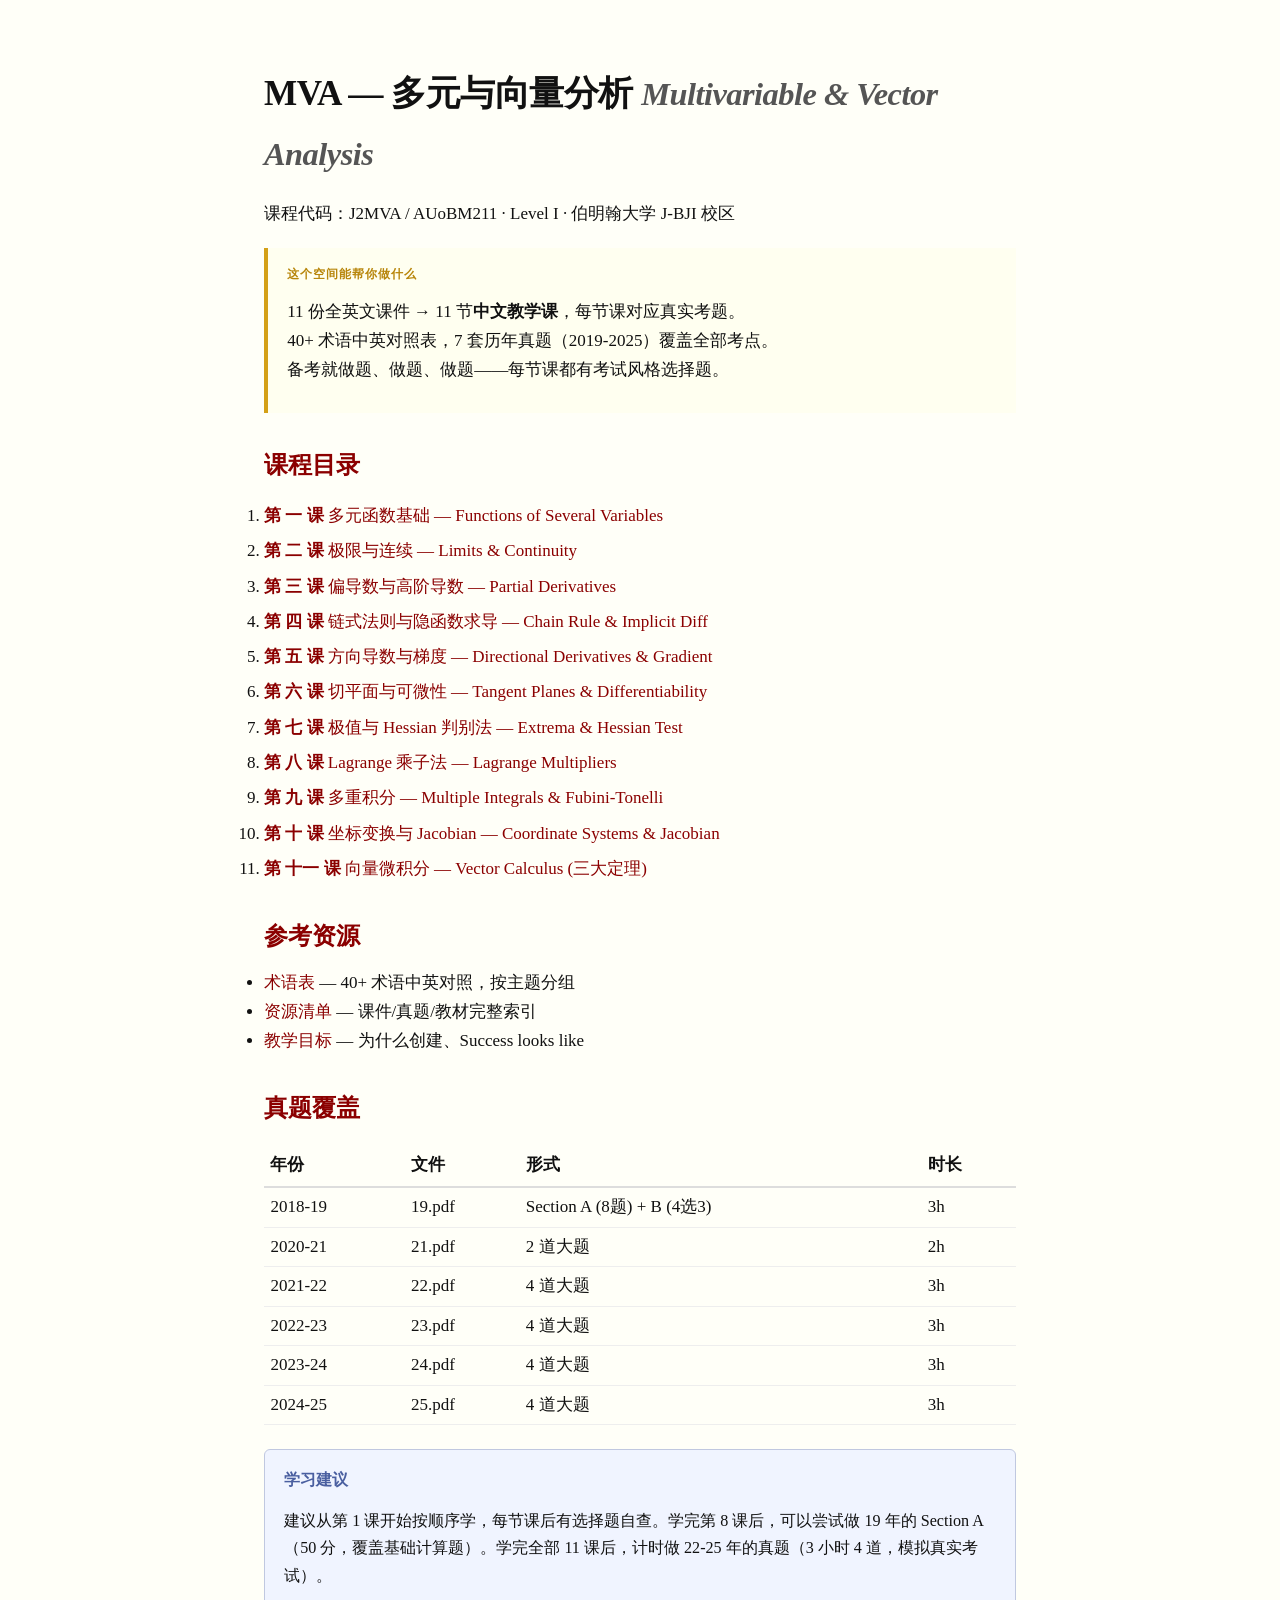
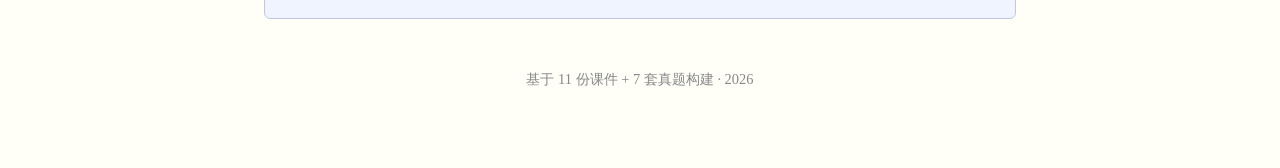
<file: index.html>
<!DOCTYPE html>
<html lang="zh-CN">
<head>
<meta charset="UTF-8">
<meta name="viewport" content="width=device-width, initial-scale=1.0">
<title>MVA — Multivariable & Vector Analysis 教学空间</title>
<link rel="stylesheet" href="assets/style.css">
</head>
<body>

<h1>MVA — 多元与向量分析 <span class="en-term">Multivariable & Vector Analysis</span></h1>
<p>课程代码：J2MVA / AUoBM211 &middot; Level I &middot; 伯明翰大学 J-BJI 校区</p>

<div class="concept-box">
  <div class="label">这个空间能帮你做什么</div>
  <p>11 份全英文课件 → 11 节<strong>中文教学课</strong>，每节课对应真实考题。<br>
  40+ 术语中英对照表，7 套历年真题（2019-2025）覆盖全部考点。<br>
  备考就做题、做题、做题——每节课都有考试风格选择题。</p>
</div>

<h2>课程目录</h2>

<ol class="toc">
  <li><a href="lessons/0001-intro.html">多元函数基础 — Functions of Several Variables</a></li>
  <li><a href="lessons/0002-limits.html">极限与连续 — Limits & Continuity</a></li>
  <li><a href="lessons/0003-partial.html">偏导数与高阶导数 — Partial Derivatives</a></li>
  <li><a href="lessons/0004-chain.html">链式法则与隐函数求导 — Chain Rule & Implicit Diff</a></li>
  <li><a href="lessons/0005-directional.html">方向导数与梯度 — Directional Derivatives & Gradient</a></li>
  <li><a href="lessons/0006-tangent.html">切平面与可微性 — Tangent Planes & Differentiability</a></li>
  <li><a href="lessons/0007-extrema.html">极值与 Hessian 判别法 — Extrema & Hessian Test</a></li>
  <li><a href="lessons/0008-lagrange.html">Lagrange 乘子法 — Lagrange Multipliers</a></li>
  <li><a href="lessons/0009-multiple.html">多重积分 — Multiple Integrals & Fubini-Tonelli</a></li>
  <li><a href="lessons/0010-coordinates.html">坐标变换与 Jacobian — Coordinate Systems & Jacobian</a></li>
  <li><a href="lessons/0011-vector.html">向量微积分 — Vector Calculus (三大定理)</a></li>
</ol>

<h2>参考资源</h2>

<ul>
  <li><a href="reference/glossary.html">术语表</a> — 40+ 术语中英对照，按主题分组</li>
  <li><a href="RESOURCES.md">资源清单</a> — 课件/真题/教材完整索引</li>
  <li><a href="MISSION.md">教学目标</a> — 为什么创建、Success looks like</li>
</ul>

<h2>真题覆盖</h2>

<table style="width:100%; border-collapse:collapse; margin:1rem 0;">
<thead>
<tr style="border-bottom:2px solid #ddd;">
  <th style="text-align:left; padding:0.4rem;">年份</th>
  <th style="text-align:left; padding:0.4rem;">文件</th>
  <th style="text-align:left; padding:0.4rem;">形式</th>
  <th style="text-align:left; padding:0.4rem;">时长</th>
</tr>
</thead>
<tbody>
<tr style="border-bottom:1px solid #eee;"><td style="padding:0.3rem 0.4rem;">2018-19</td><td style="padding:0.3rem 0.4rem;">19.pdf</td><td style="padding:0.3rem 0.4rem;">Section A (8题) + B (4选3)</td><td style="padding:0.3rem 0.4rem;">3h</td></tr>
<tr style="border-bottom:1px solid #eee;"><td style="padding:0.3rem 0.4rem;">2020-21</td><td style="padding:0.3rem 0.4rem;">21.pdf</td><td style="padding:0.3rem 0.4rem;">2 道大题</td><td style="padding:0.3rem 0.4rem;">2h</td></tr>
<tr style="border-bottom:1px solid #eee;"><td style="padding:0.3rem 0.4rem;">2021-22</td><td style="padding:0.3rem 0.4rem;">22.pdf</td><td style="padding:0.3rem 0.4rem;">4 道大题</td><td style="padding:0.3rem 0.4rem;">3h</td></tr>
<tr style="border-bottom:1px solid #eee;"><td style="padding:0.3rem 0.4rem;">2022-23</td><td style="padding:0.3rem 0.4rem;">23.pdf</td><td style="padding:0.3rem 0.4rem;">4 道大题</td><td style="padding:0.3rem 0.4rem;">3h</td></tr>
<tr style="border-bottom:1px solid #eee;"><td style="padding:0.3rem 0.4rem;">2023-24</td><td style="padding:0.3rem 0.4rem;">24.pdf</td><td style="padding:0.3rem 0.4rem;">4 道大题</td><td style="padding:0.3rem 0.4rem;">3h</td></tr>
<tr style="border-bottom:1px solid #eee;"><td style="padding:0.3rem 0.4rem;">2024-25</td><td style="padding:0.3rem 0.4rem;">25.pdf</td><td style="padding:0.3rem 0.4rem;">4 道大题</td><td style="padding:0.3rem 0.4rem;">3h</td></tr>
</tbody>
</table>

<div class="ask-agent">
  <div class="label">学习建议</div>
  <p>建议从第 1 课开始按顺序学，每节课后有选择题自查。学完第 8 课后，可以尝试做 19 年的 Section A（50 分，覆盖基础计算题）。学完全部 11 课后，计时做 22-25 年的真题（3 小时 4 道，模拟真实考试）。</p>
</div>

<p style="margin-top:3rem; text-align:center; color:#888; font-size:0.85em;">
  基于 11 份课件 + 7 套真题构建 &middot; 2026
</p>

</body>
</html>
</file>
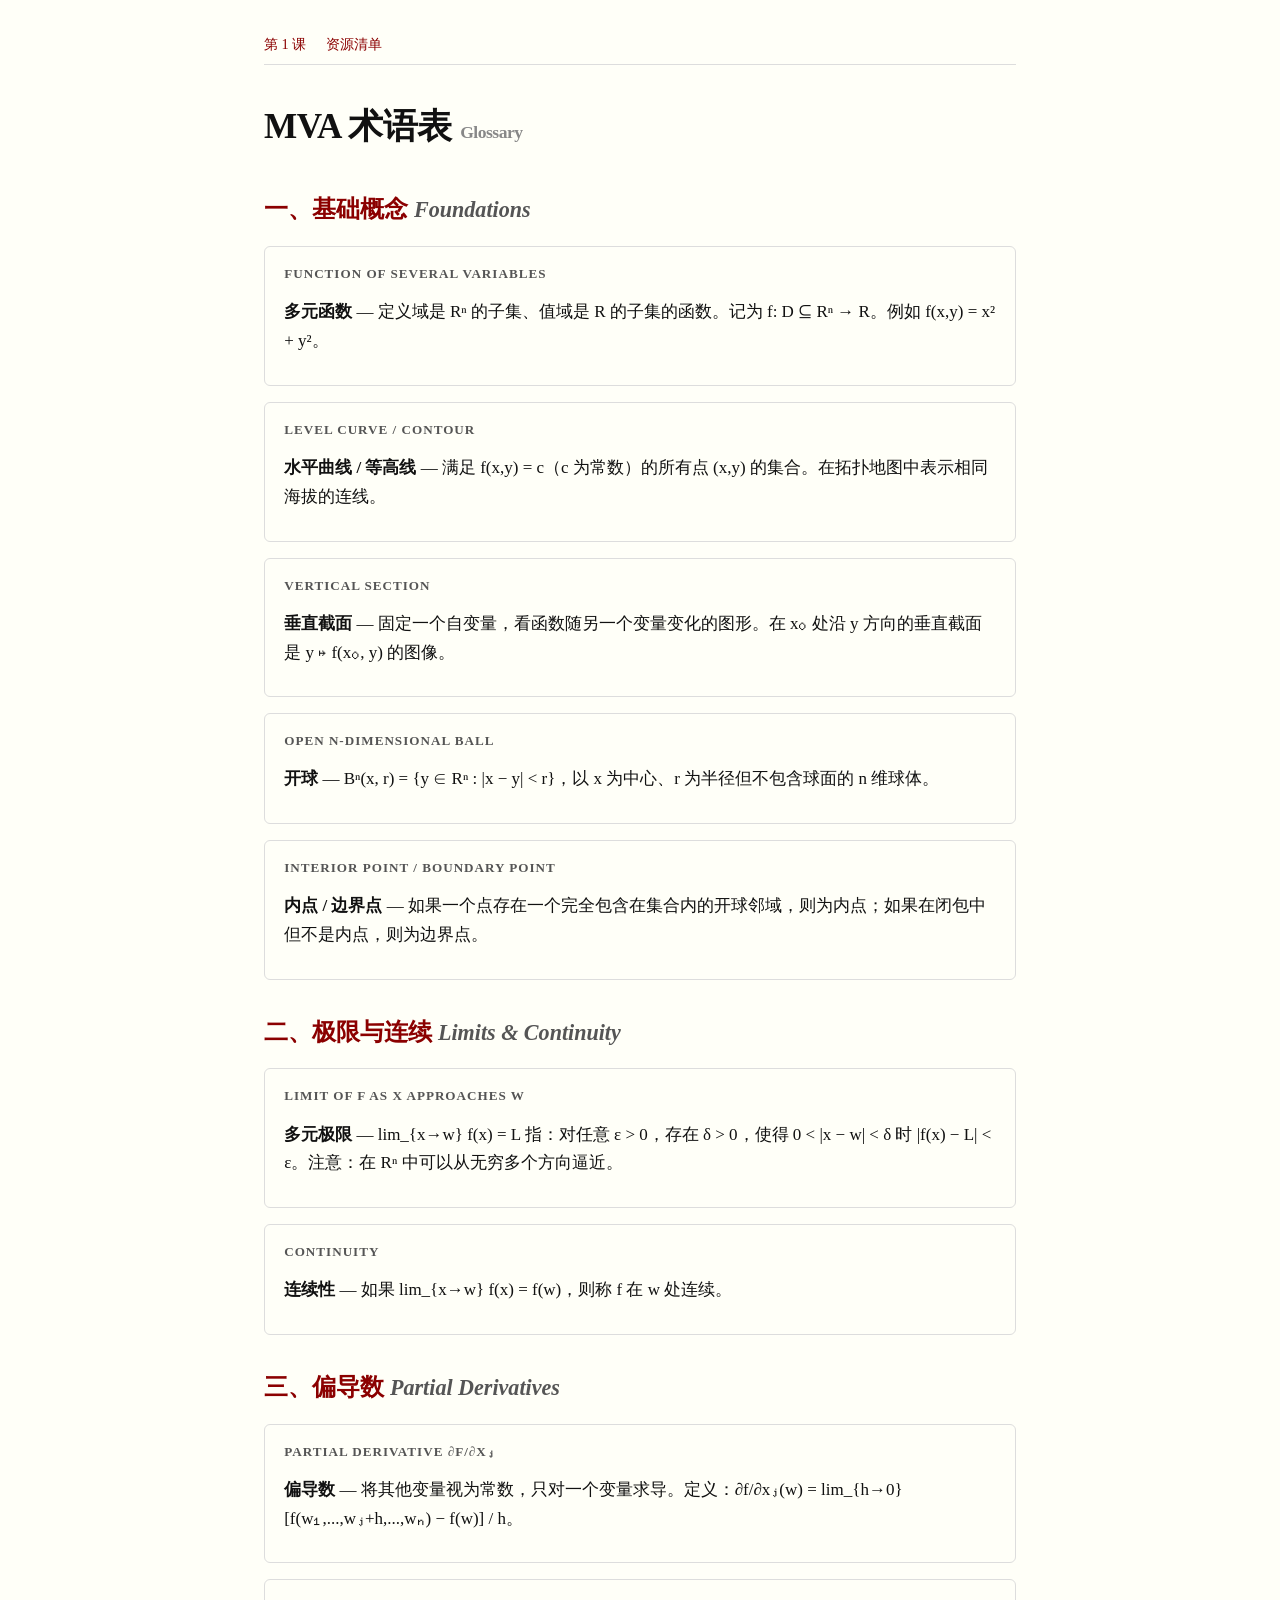
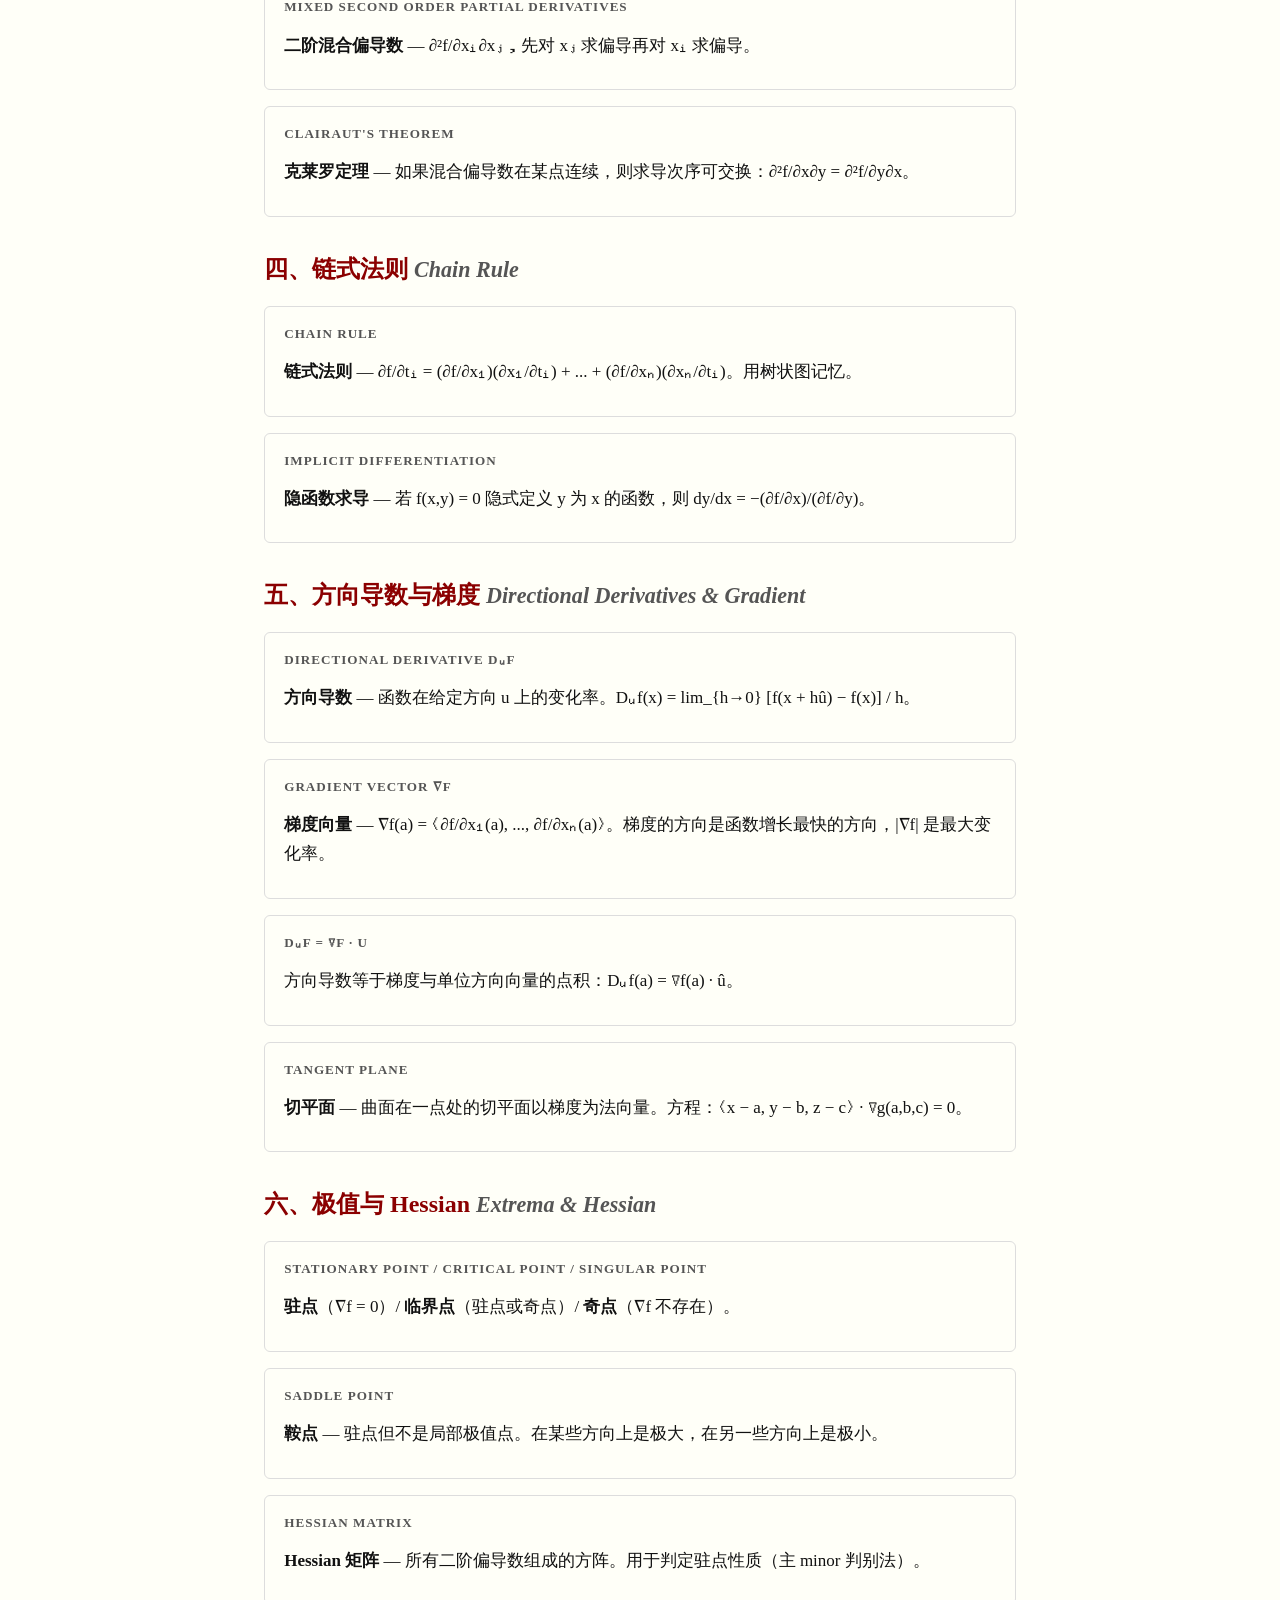
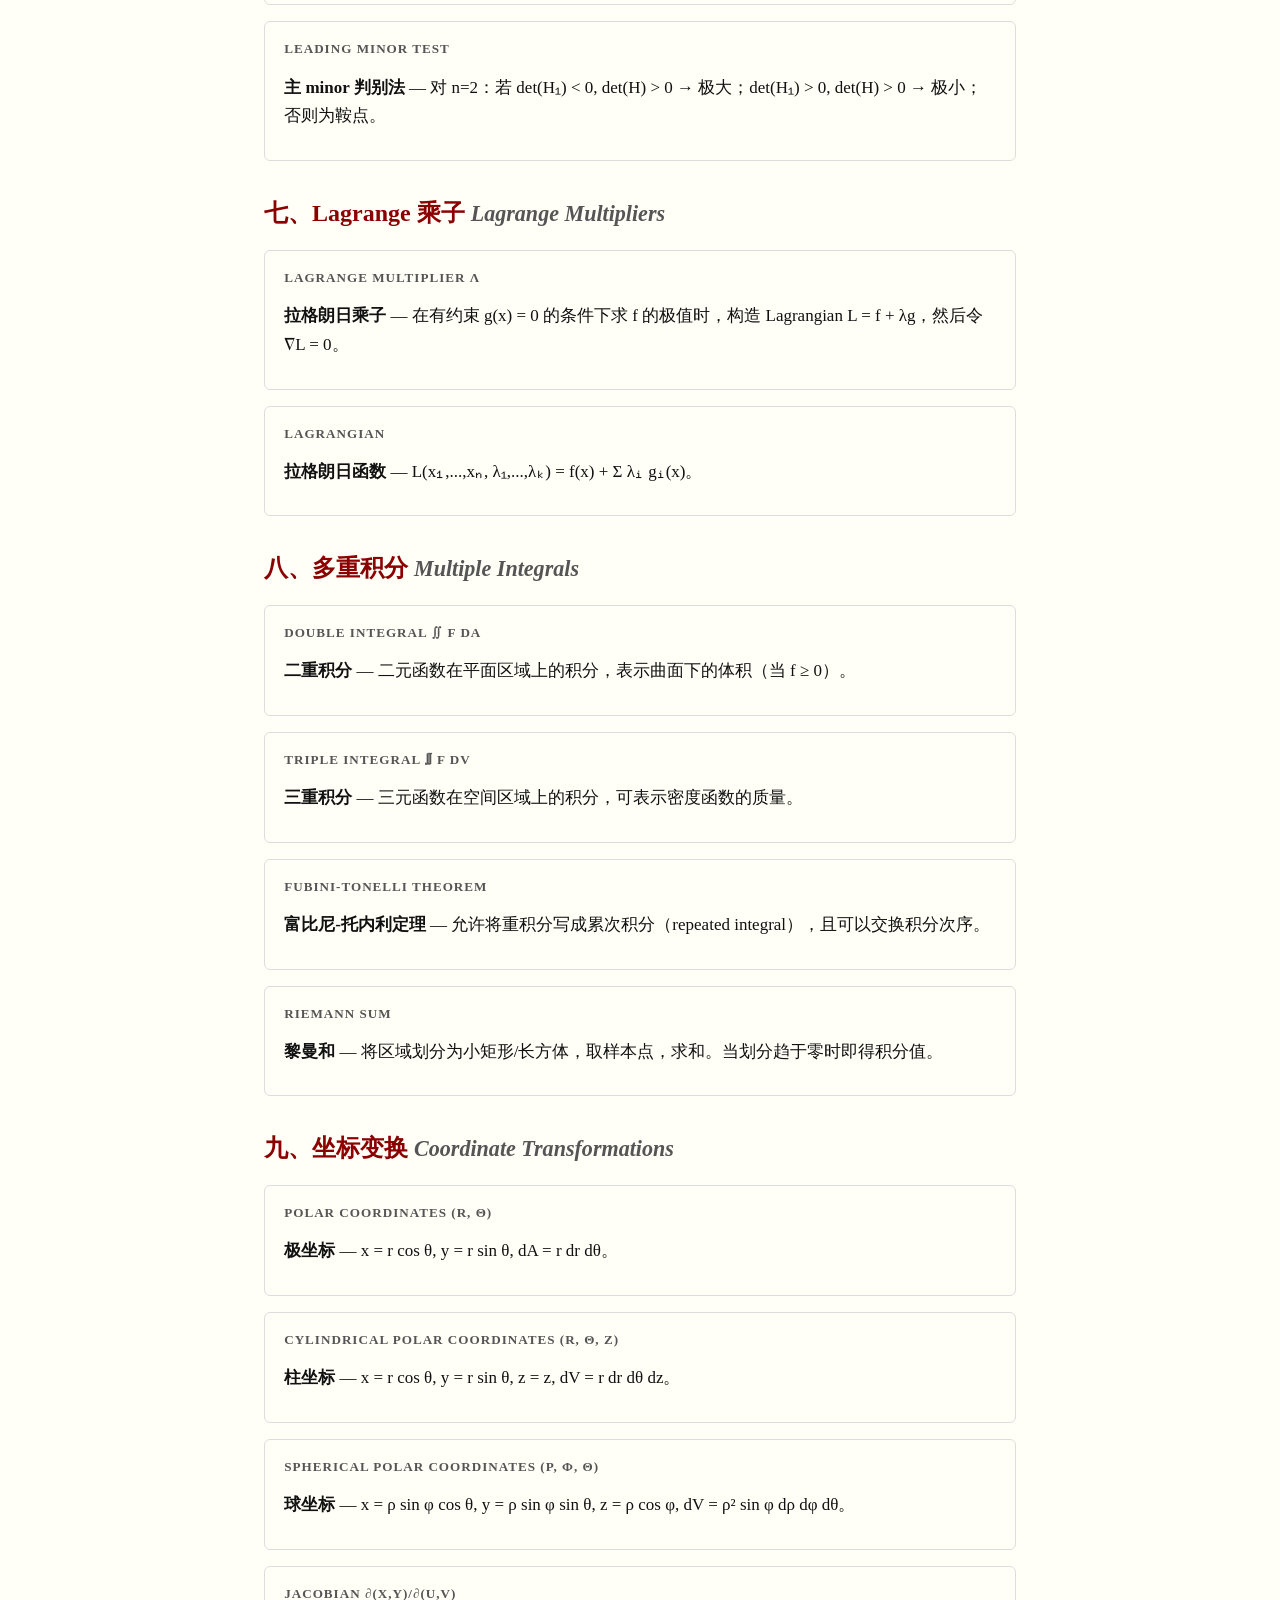
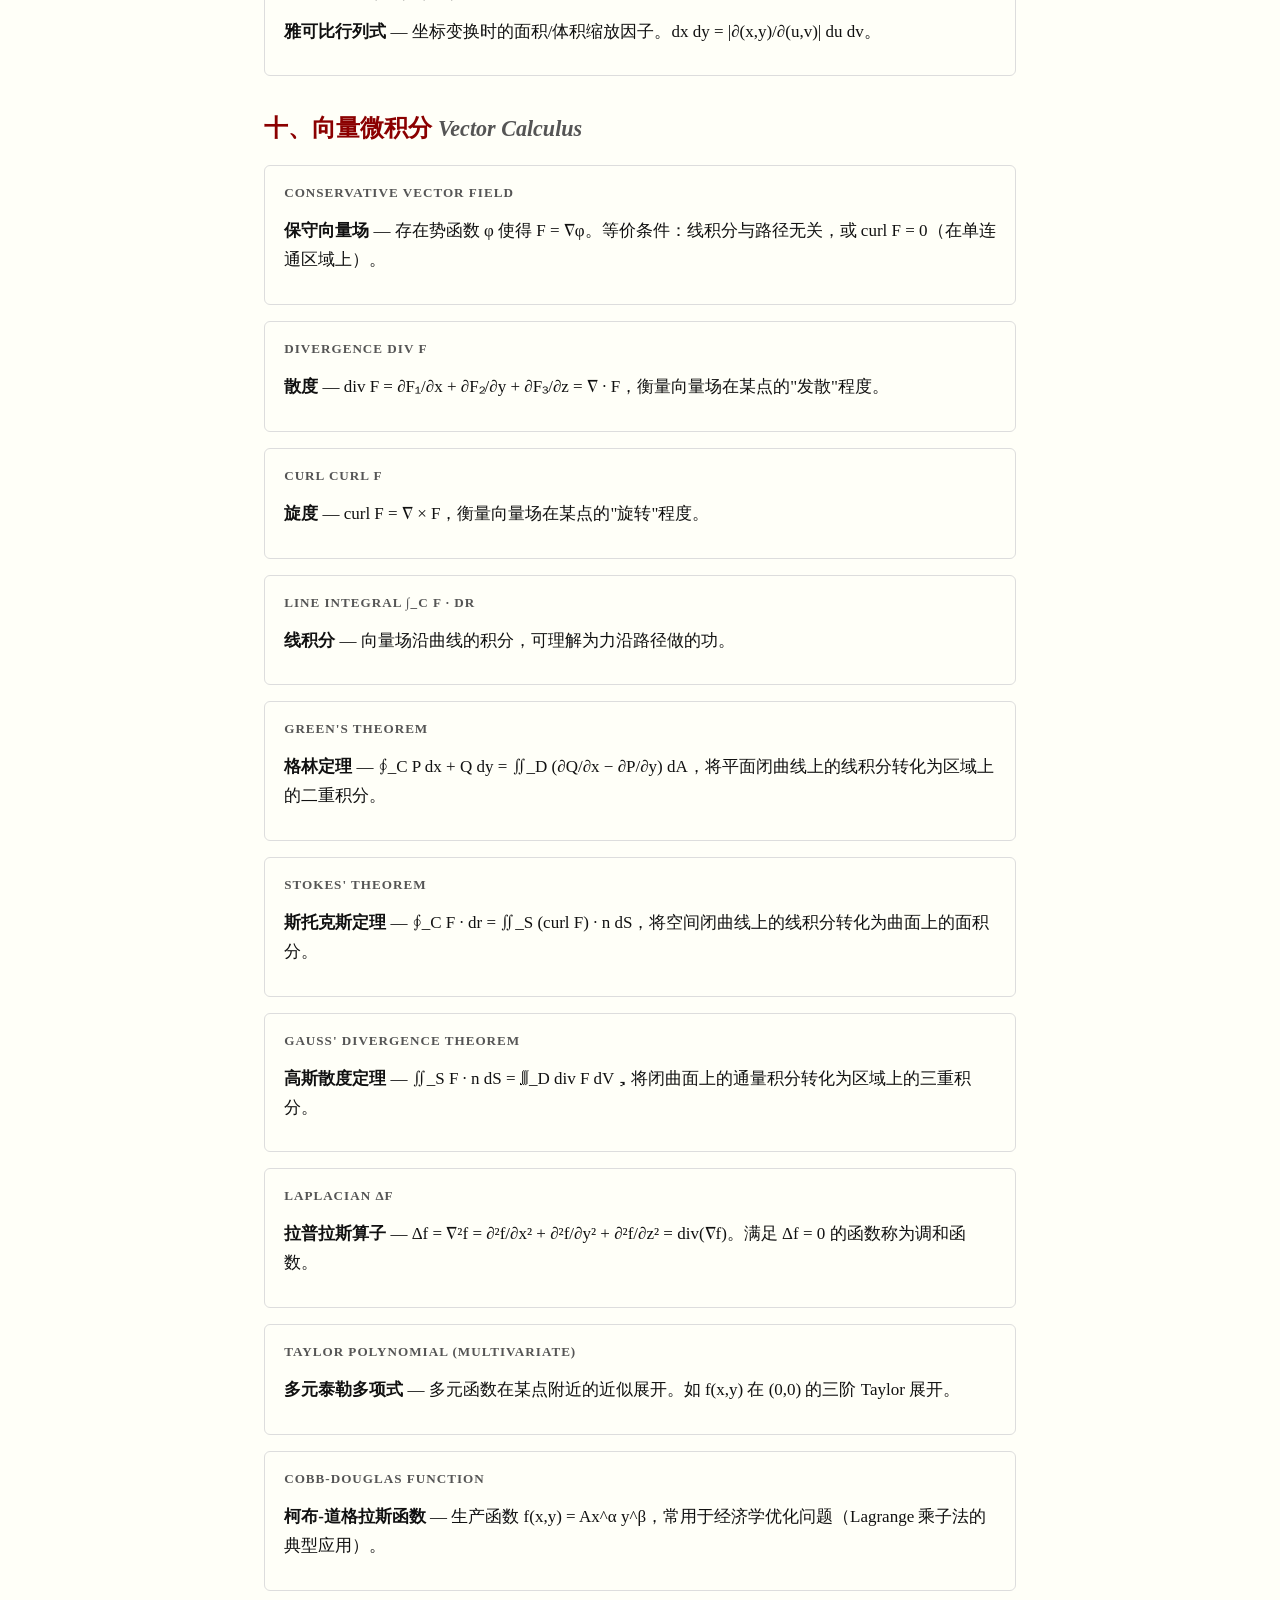
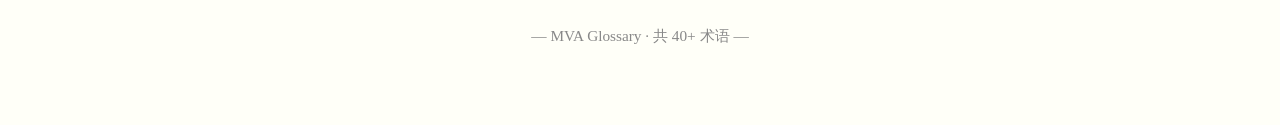
<file: reference/glossary.html>
<!DOCTYPE html>
<html lang="zh-CN">
<head>
<meta charset="UTF-8">
<meta name="viewport" content="width=device-width, initial-scale=1.0">
<title>MVA 术语表 — Multivariable & Vector Analysis Glossary</title>
<link rel="stylesheet" href="../assets/style.css">
</head>
<body>
<nav><a href="../lessons/0001-intro.html">第 1 课</a> <a href="../RESOURCES.md">资源清单</a></nav>

<h1>MVA 术语表 <span style="font-size:0.5em;color:#888;">Glossary</span></h1>

<h2>一、基础概念 <span class="en-term">Foundations</span></h2>

<div class="def-box">
<div class="def-label">function of several variables</div>
<p><strong>多元函数</strong> — 定义域是 Rⁿ 的子集、值域是 R 的子集的函数。记为 f: D ⊆ Rⁿ → R。例如 f(x,y) = x² + y²。</p>
</div>

<div class="def-box">
<div class="def-label">level curve / contour</div>
<p><strong>水平曲线 / 等高线</strong> — 满足 f(x,y) = c（c 为常数）的所有点 (x,y) 的集合。在拓扑地图中表示相同海拔的连线。</p>
</div>

<div class="def-box">
<div class="def-label">vertical section</div>
<p><strong>垂直截面</strong> — 固定一个自变量，看函数随另一个变量变化的图形。在 x₀ 处沿 y 方向的垂直截面是 y ↦ f(x₀, y) 的图像。</p>
</div>

<div class="def-box">
<div class="def-label">open n-dimensional ball</div>
<p><strong>开球</strong> — Bⁿ(x, r) = {y ∈ Rⁿ : |x − y| < r}，以 x 为中心、r 为半径但不包含球面的 n 维球体。</p>
</div>

<div class="def-box">
<div class="def-label">interior point / boundary point</div>
<p><strong>内点 / 边界点</strong> — 如果一个点存在一个完全包含在集合内的开球邻域，则为内点；如果在闭包中但不是内点，则为边界点。</p>
</div>

<h2>二、极限与连续 <span class="en-term">Limits & Continuity</span></h2>

<div class="def-box">
<div class="def-label">limit of f as x approaches w</div>
<p><strong>多元极限</strong> — lim_{x→w} f(x) = L 指：对任意 ε > 0，存在 δ > 0，使得 0 < |x − w| < δ 时 |f(x) − L| < ε。注意：在 Rⁿ 中可以从无穷多个方向逼近。</p>
</div>

<div class="def-box">
<div class="def-label">continuity</div>
<p><strong>连续性</strong> — 如果 lim_{x→w} f(x) = f(w)，则称 f 在 w 处连续。</p>
</div>

<h2>三、偏导数 <span class="en-term">Partial Derivatives</span></h2>

<div class="def-box">
<div class="def-label">partial derivative ∂f/∂xⱼ</div>
<p><strong>偏导数</strong> — 将其他变量视为常数，只对一个变量求导。定义：∂f/∂xⱼ(w) = lim_{h→0} [f(w₁,...,wⱼ+h,...,wₙ) − f(w)] / h。</p>
</div>

<div class="def-box">
<div class="def-label">mixed second order partial derivatives</div>
<p><strong>二阶混合偏导数</strong> — ∂²f/∂xᵢ∂xⱼ，先对 xⱼ 求偏导再对 xᵢ 求偏导。</p>
</div>

<div class="def-box">
<div class="def-label">Clairaut's Theorem</div>
<p><strong>克莱罗定理</strong> — 如果混合偏导数在某点连续，则求导次序可交换：∂²f/∂x∂y = ∂²f/∂y∂x。</p>
</div>

<h2>四、链式法则 <span class="en-term">Chain Rule</span></h2>

<div class="def-box">
<div class="def-label">chain rule</div>
<p><strong>链式法则</strong> — ∂f/∂tᵢ = (∂f/∂x₁)(∂x₁/∂tᵢ) + ... + (∂f/∂xₙ)(∂xₙ/∂tᵢ)。用树状图记忆。</p>
</div>

<div class="def-box">
<div class="def-label">implicit differentiation</div>
<p><strong>隐函数求导</strong> — 若 f(x,y) = 0 隐式定义 y 为 x 的函数，则 dy/dx = −(∂f/∂x)/(∂f/∂y)。</p>
</div>

<h2>五、方向导数与梯度 <span class="en-term">Directional Derivatives & Gradient</span></h2>

<div class="def-box">
<div class="def-label">directional derivative Dᵤf</div>
<p><strong>方向导数</strong> — 函数在给定方向 u 上的变化率。Dᵤf(x) = lim_{h→0} [f(x + hû) − f(x)] / h。</p>
</div>

<div class="def-box">
<div class="def-label">gradient vector ∇f</div>
<p><strong>梯度向量</strong> — ∇f(a) = ⟨∂f/∂x₁(a), ..., ∂f/∂xₙ(a)⟩。梯度的方向是函数增长最快的方向，|∇f| 是最大变化率。</p>
</div>

<div class="def-box">
<div class="def-label">Dᵤf = ∇f · u</div>
<p>方向导数等于梯度与单位方向向量的点积：Dᵤf(a) = ∇f(a) · û。</p>
</div>

<div class="def-box">
<div class="def-label">tangent plane</div>
<p><strong>切平面</strong> — 曲面在一点处的切平面以梯度为法向量。方程：⟨x − a, y − b, z − c⟩ · ∇g(a,b,c) = 0。</p>
</div>

<h2>六、极值与 Hessian <span class="en-term">Extrema & Hessian</span></h2>

<div class="def-box">
<div class="def-label">stationary point / critical point / singular point</div>
<p><strong>驻点</strong>（∇f = 0）/ <strong>临界点</strong>（驻点或奇点）/ <strong>奇点</strong>（∇f 不存在）。</p>
</div>

<div class="def-box">
<div class="def-label">saddle point</div>
<p><strong>鞍点</strong> — 驻点但不是局部极值点。在某些方向上是极大，在另一些方向上是极小。</p>
</div>

<div class="def-box">
<div class="def-label">Hessian matrix</div>
<p><strong>Hessian 矩阵</strong> — 所有二阶偏导数组成的方阵。用于判定驻点性质（主 minor 判别法）。</p>
</div>

<div class="def-box">
<div class="def-label">leading minor test</div>
<p><strong>主 minor 判别法</strong> — 对 n=2：若 det(H₁) < 0, det(H) > 0 → 极大；det(H₁) > 0, det(H) > 0 → 极小；否则为鞍点。</p>
</div>

<h2>七、Lagrange 乘子 <span class="en-term">Lagrange Multipliers</span></h2>

<div class="def-box">
<div class="def-label">Lagrange multiplier λ</div>
<p><strong>拉格朗日乘子</strong> — 在有约束 g(x) = 0 的条件下求 f 的极值时，构造 Lagrangian L = f + λg，然后令 ∇L = 0。</p>
</div>

<div class="def-box">
<div class="def-label">Lagrangian</div>
<p><strong>拉格朗日函数</strong> — L(x₁,...,xₙ, λ₁,...,λₖ) = f(x) + Σ λᵢ gᵢ(x)。</p>
</div>

<h2>八、多重积分 <span class="en-term">Multiple Integrals</span></h2>

<div class="def-box">
<div class="def-label">double integral ∬ f dA</div>
<p><strong>二重积分</strong> — 二元函数在平面区域上的积分，表示曲面下的体积（当 f ≥ 0）。</p>
</div>

<div class="def-box">
<div class="def-label">triple integral ∭ f dV</div>
<p><strong>三重积分</strong> — 三元函数在空间区域上的积分，可表示密度函数的质量。</p>
</div>

<div class="def-box">
<div class="def-label">Fubini-Tonelli Theorem</div>
<p><strong>富比尼-托内利定理</strong> — 允许将重积分写成累次积分（repeated integral），且可以交换积分次序。</p>
</div>

<div class="def-box">
<div class="def-label">Riemann sum</div>
<p><strong>黎曼和</strong> — 将区域划分为小矩形/长方体，取样本点，求和。当划分趋于零时即得积分值。</p>
</div>

<h2>九、坐标变换 <span class="en-term">Coordinate Transformations</span></h2>

<div class="def-box">
<div class="def-label">polar coordinates (r, θ)</div>
<p><strong>极坐标</strong> — x = r cos θ, y = r sin θ, dA = r dr dθ。</p>
</div>

<div class="def-box">
<div class="def-label">cylindrical polar coordinates (r, θ, z)</div>
<p><strong>柱坐标</strong> — x = r cos θ, y = r sin θ, z = z, dV = r dr dθ dz。</p>
</div>

<div class="def-box">
<div class="def-label">spherical polar coordinates (ρ, φ, θ)</div>
<p><strong>球坐标</strong> — x = ρ sin φ cos θ, y = ρ sin φ sin θ, z = ρ cos φ, dV = ρ² sin φ dρ dφ dθ。</p>
</div>

<div class="def-box">
<div class="def-label">Jacobian ∂(x,y)/∂(u,v)</div>
<p><strong>雅可比行列式</strong> — 坐标变换时的面积/体积缩放因子。dx dy = |∂(x,y)/∂(u,v)| du dv。</p>
</div>

<h2>十、向量微积分 <span class="en-term">Vector Calculus</span></h2>

<div class="def-box">
<div class="def-label">conservative vector field</div>
<p><strong>保守向量场</strong> — 存在势函数 φ 使得 F = ∇φ。等价条件：线积分与路径无关，或 curl F = 0（在单连通区域上）。</p>
</div>

<div class="def-box">
<div class="def-label">divergence div F</div>
<p><strong>散度</strong> — div F = ∂F₁/∂x + ∂F₂/∂y + ∂F₃/∂z = ∇ · F，衡量向量场在某点的"发散"程度。</p>
</div>

<div class="def-box">
<div class="def-label">curl curl F</div>
<p><strong>旋度</strong> — curl F = ∇ × F，衡量向量场在某点的"旋转"程度。</p>
</div>

<div class="def-box">
<div class="def-label">line integral ∫_C F · dr</div>
<p><strong>线积分</strong> — 向量场沿曲线的积分，可理解为力沿路径做的功。</p>
</div>

<div class="def-box">
<div class="def-label">Green's Theorem</div>
<p><strong>格林定理</strong> — ∮_C P dx + Q dy = ∬_D (∂Q/∂x − ∂P/∂y) dA，将平面闭曲线上的线积分转化为区域上的二重积分。</p>
</div>

<div class="def-box">
<div class="def-label">Stokes' Theorem</div>
<p><strong>斯托克斯定理</strong> — ∮_C F · dr = ∬_S (curl F) · n dS，将空间闭曲线上的线积分转化为曲面上的面积分。</p>
</div>

<div class="def-box">
<div class="def-label">Gauss' Divergence Theorem</div>
<p><strong>高斯散度定理</strong> — ∬_S F · n dS = ∭_D div F dV，将闭曲面上的通量积分转化为区域上的三重积分。</p>
</div>

<div class="def-box">
<div class="def-label">Laplacian Δf</div>
<p><strong>拉普拉斯算子</strong> — Δf = ∇²f = ∂²f/∂x² + ∂²f/∂y² + ∂²f/∂z² = div(∇f)。满足 Δf = 0 的函数称为调和函数。</p>
</div>

<div class="def-box">
<div class="def-label">Taylor polynomial (multivariate)</div>
<p><strong>多元泰勒多项式</strong> — 多元函数在某点附近的近似展开。如 f(x,y) 在 (0,0) 的三阶 Taylor 展开。</p>
</div>

<div class="def-box">
<div class="def-label">Cobb-Douglas function</div>
<p><strong>柯布-道格拉斯函数</strong> — 生产函数 f(x,y) = Ax^α y^β，常用于经济学优化问题（Lagrange 乘子法的典型应用）。</p>
</div>

<p style="margin-top:2rem;text-align:center;color:#888;font-size:0.9em;">— MVA Glossary · 共 40+ 术语 —</p>
</body>
</html>
</file>
<file: assets/style.css>
/* Tufte-style CSS for MVA Learning Space */
:root {
  --bg: #fffff8;
  --text: #111;
  --accent: #8b0000;
  --light-accent: #fff5f5;
  --border: #ddd;
  --code-bg: #f7f7f7;
  --quiz-bg: #fafaf5;
  --concept-bg: #fffff0;
  --formula-bg: #fdfdf8;
}

* { box-sizing: border-box; margin: 0; padding: 0; }

body {
  font-family: "ET Book", "Palatino Linotype", "Book Antiqua", Palatino, Georgia, "Times New Roman", serif;
  background: var(--bg);
  color: var(--text);
  line-height: 1.7;
  max-width: 800px;
  margin: 0 auto;
  padding: 2rem 1.5rem 4rem;
  font-size: 17px;
}

h1 { font-size: 2.2rem; margin: 2rem 0 1rem; font-weight: 700; letter-spacing: -0.5px; }
h2 { font-size: 1.5rem; margin: 2rem 0 0.8rem; font-weight: 600; color: var(--accent); }
h3 { font-size: 1.15rem; margin: 1.5rem 0 0.5rem; font-weight: 600; }

p { margin: 0.8rem 0; }
a { color: var(--accent); text-decoration: none; }
a:hover { text-decoration: underline; }

.en-term {
  font-style: italic;
  color: #555;
  font-size: 0.92em;
}

/* Navigation */
nav {
  border-bottom: 1px solid var(--border);
  padding-bottom: 0.5rem;
  margin-bottom: 1.5rem;
  font-size: 0.9rem;
}
nav a { margin-right: 1rem; }

/* Concept box */
.concept-box {
  background: var(--concept-bg);
  border-left: 4px solid #d4a017;
  margin: 1.2rem 0;
  padding: 1rem 1.2rem;
}
.concept-box .label {
  font-weight: 700;
  text-transform: uppercase;
  font-size: 0.78rem;
  letter-spacing: 1px;
  color: #b8860b;
  margin-bottom: 0.3rem;
}

/* Formula block */
.formula-block {
  background: var(--formula-bg);
  border: 1px solid var(--border);
  border-radius: 6px;
  margin: 1.2rem 0;
  padding: 1.2rem;
  overflow-x: auto;
}
.formula-block .step {
  margin: 0.6rem 0;
  padding-left: 0.5rem;
}
.formula-block .step + .step {
  border-top: 1px dashed var(--border);
  padding-top: 0.6rem;
}

/* Quiz block */
.quiz-block {
  background: var(--quiz-bg);
  border: 1px solid var(--border);
  border-radius: 6px;
  margin: 1.5rem 0;
  padding: 1.2rem;
}
.quiz-block .q-title {
  font-weight: 700;
  margin-bottom: 0.8rem;
}
.quiz-block .option {
  margin: 0.5rem 0;
  padding: 0.4rem 0.6rem;
  border-radius: 4px;
  cursor: default;
}
.quiz-block .option:hover { background: #f0f0e0; }
.quiz-block .explanation {
  margin-top: 0.8rem;
  padding: 0.8rem;
  border-top: 1px dashed var(--border);
  font-size: 0.95em;
}
.quiz-block .correct { color: #2e7d32; font-weight: 600; }
.quiz-block .wrong { color: #c62828; }

/* Summary */
.summary-box {
  background: var(--light-accent);
  border: 1px solid #f0d0d0;
  border-radius: 6px;
  margin: 1.5rem 0;
  padding: 1.2rem;
}
.summary-box h3 { margin-top: 0; color: var(--accent); }
.summary-box ul { margin-left: 1.5rem; }
.summary-box li { margin: 0.4rem 0; }

/* Exam tag */
.exam-tag {
  display: inline-block;
  background: var(--accent);
  color: white;
  padding: 0.15rem 0.5rem;
  border-radius: 3px;
  font-size: 0.78rem;
  font-weight: 600;
  margin-right: 0.3rem;
  vertical-align: middle;
}

/* Ask agent */
.ask-agent {
  background: #f0f4ff;
  border: 1px solid #c0c8e0;
  border-radius: 6px;
  margin: 1.5rem 0;
  padding: 1rem 1.2rem;
  font-size: 0.95em;
}
.ask-agent .label {
  font-weight: 700;
  color: #4a5fa0;
  margin-bottom: 0.3rem;
}

/* Code */
code {
  font-family: "SF Mono", Menlo, Monaco, Consolas, monospace;
  font-size: 0.9em;
  background: var(--code-bg);
  padding: 0.15em 0.35em;
  border-radius: 3px;
}

/* Math display */
.math {
  font-family: "Times New Roman", serif;
  font-style: italic;
}

/* Table of contents */
.toc { margin: 1rem 0 2rem; }
.toc ol { list-style: none; counter-reset: toc; }
.toc li { counter-increment: toc; margin: 0.4rem 0; }
.toc li::before {
  content: "第 " counter(toc, cjk-ideographic) " 课 ";
  font-weight: 600;
  color: var(--accent);
}

/* Definition */
.def-box {
  border: 1px solid var(--border);
  border-radius: 6px;
  margin: 1rem 0;
  padding: 1rem 1.2rem;
}
.def-box .def-label {
  font-weight: 700;
  font-size: 0.82rem;
  text-transform: uppercase;
  letter-spacing: 1px;
  color: #555;
  margin-bottom: 0.5rem;
}

/* Proof */
.proof-box {
  border-left: 3px solid #888;
  margin: 1rem 0;
  padding: 0.5rem 1rem;
  font-size: 0.95em;
}
.proof-box .pf-label {
  font-weight: 700;
  font-style: italic;
  margin-bottom: 0.3rem;
}

/* Theorem */
.thm-box {
  border: 1px solid var(--border);
  border-left: 4px solid var(--accent);
  border-radius: 0 6px 6px 0;
  margin: 1rem 0;
  padding: 1rem 1.2rem;
}
.thm-box .thm-label {
  font-weight: 700;
  font-size: 0.82rem;
  text-transform: uppercase;
  letter-spacing: 1px;
  color: var(--accent);
  margin-bottom: 0.5rem;
}

/* Warning */
.warning {
  background: #fff8e1;
  border-left: 4px solid #f9a825;
  margin: 1rem 0;
  padding: 0.8rem 1rem;
  font-size: 0.95em;
}

/* Responsive */
@media (max-width: 600px) {
  body { padding: 1rem; font-size: 16px; }
  h1 { font-size: 1.6rem; }
}
</file>
